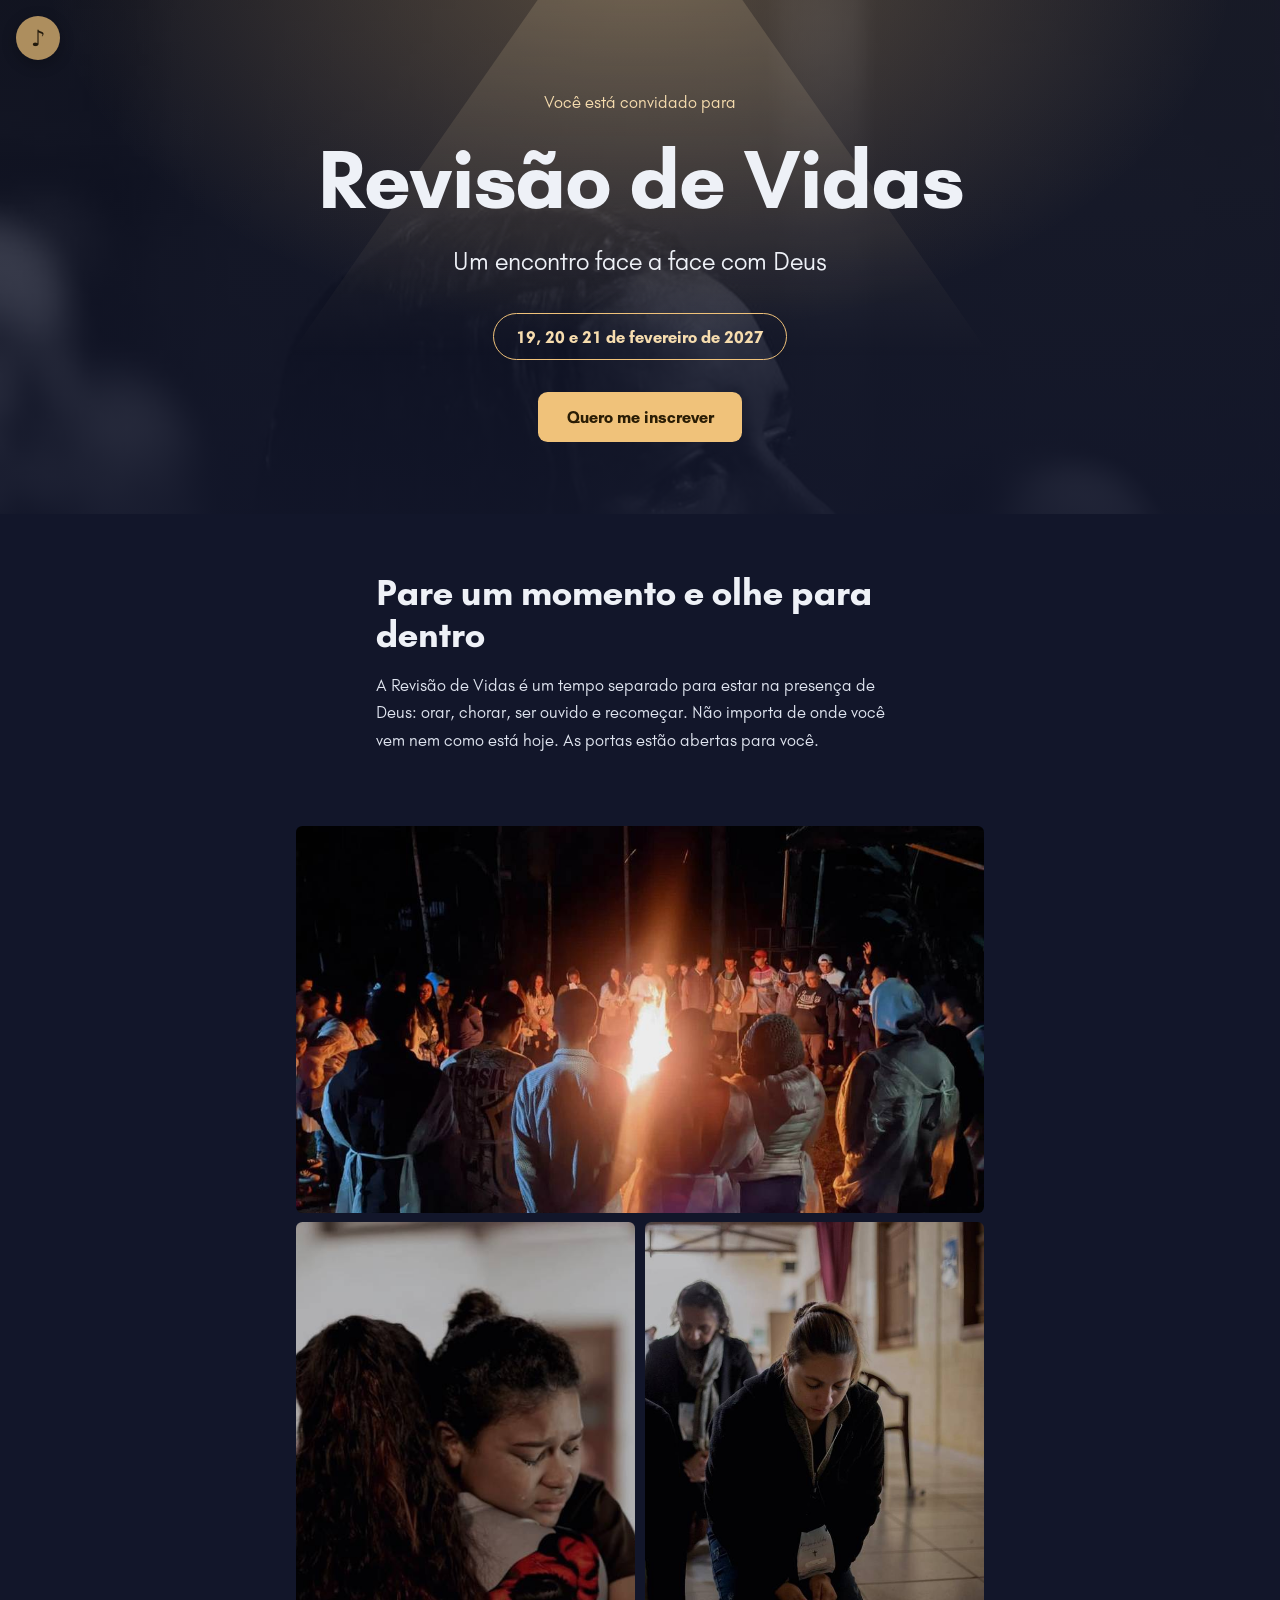
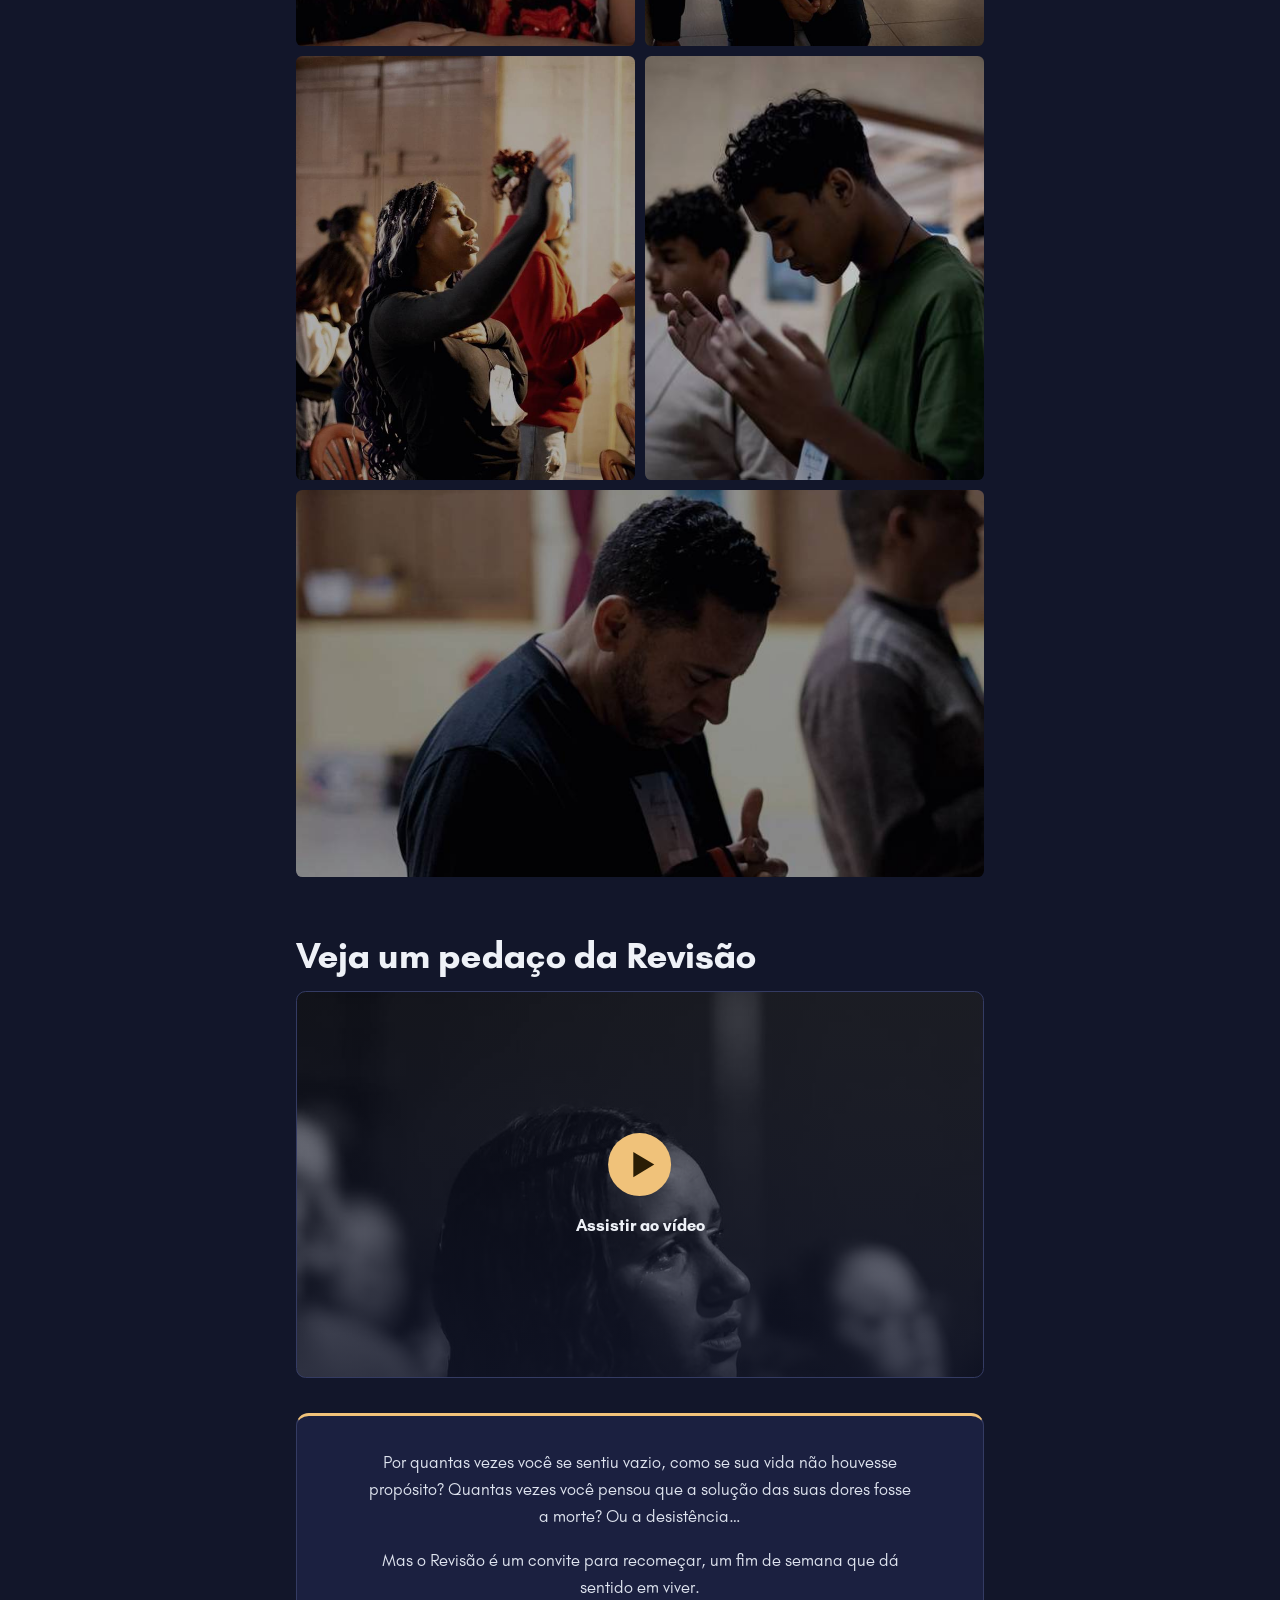
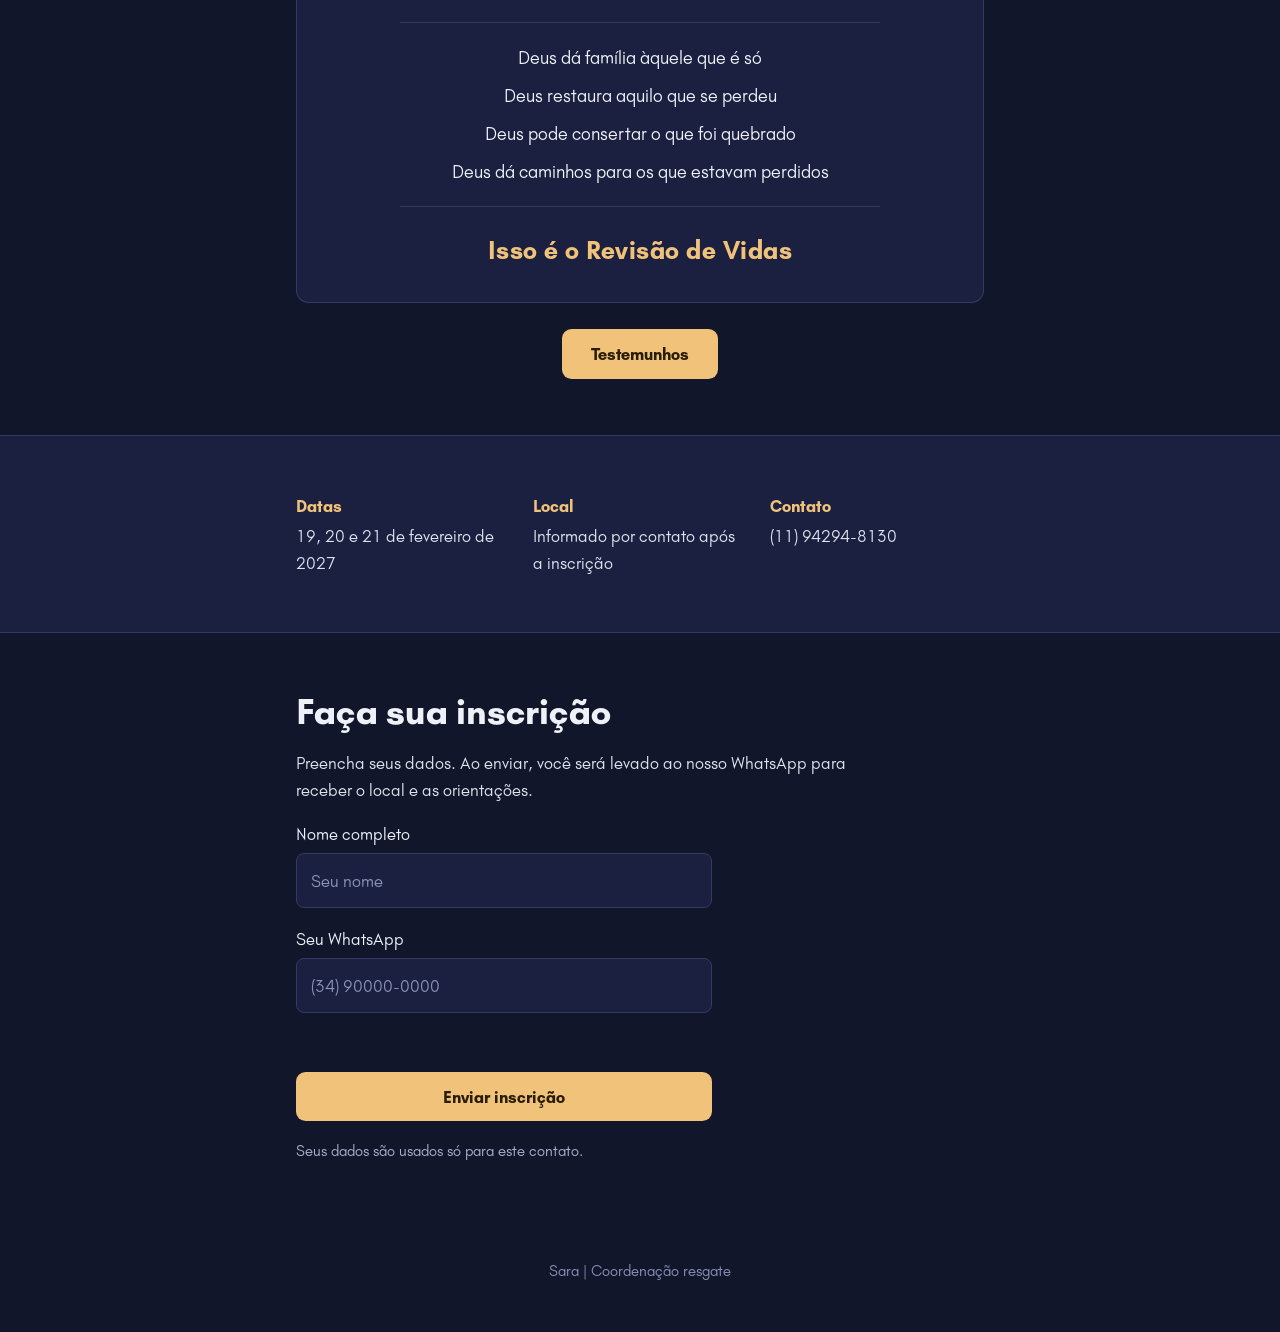
<file: index.html>
<!DOCTYPE html>
<html lang="pt-BR">
<head>
<meta charset="utf-8">
<meta name="viewport" content="width=device-width, initial-scale=1, viewport-fit=cover">
<link rel="icon" href="data:image/svg+xml,%3Csvg xmlns=%27http://www.w3.org/2000/svg%27 viewBox=%270 0 100 100%27%3E%3Ctext y=%27.9em%27 font-size=%2790%27%3E%F0%9F%95%8A%EF%B8%8F%3C/text%3E%3C/svg%3E">
<title>Revisão de Vidas | Um encontro face a face com Deus</title>
<link rel="preconnect" href="https://fonts.googleapis.com">
<link rel="preconnect" href="https://fonts.gstatic.com" crossorigin>
<link href="https://fonts.googleapis.com/css2?family=Fraunces:opsz,wght@9..144,400;9..144,600;9..144,800&family=Figtree:wght@400;500;600&display=swap" rel="stylesheet">
<link rel="stylesheet" href="css/style.css">
</head>
<body>

<header class="hero">
  <div class="wrap">
    <p class="sub">Você está convidado para</p>
    <h1>Revisão de Vidas</h1>
    <p class="lema">Um encontro face a face com Deus</p>
    <div class="quando" data-bind="quando"></div><br>
    <a class="btn" href="#inscricao">Quero me inscrever</a>
  </div>
</header>

<section>
  <div class="wrap texto">
    <h2>Pare um momento e olhe para dentro</h2>
    <p>A Revisão de Vidas é um tempo separado para estar na presença de Deus: orar, chorar, ser ouvido e recomeçar. Não importa de onde você vem nem como está hoje. As portas estão abertas para você.</p>
  </div>
</section>

<div class="galeria">
    <img class="larga fogo" src="images/galeria-01-fogueira.jpg" alt="Roda de oração ao redor de uma fogueira, à noite" loading="lazy">
    <img src="images/galeria-02-abraco.jpg" alt="Duas pessoas se abraçando durante um momento de oração" loading="lazy">
    <img src="images/galeria-03-ajoelhada.jpg" alt="Mulher ajoelhada em oração" loading="lazy">
    <img src="images/galeria-04-braco-erguido.jpg" alt="Mulher com o braço erguido em adoração" loading="lazy">
    <img src="images/galeria-05-jovens-orando.jpg" alt="Jovens orando de olhos fechados" loading="lazy">
    <img class="larga homem" src="images/galeria-06-homem-orando.jpg" alt="Homem orando de cabeça baixa e mãos unidas" loading="lazy">
</div>

<section>
  <div class="wrap">
    <h2>Veja um pedaço da Revisão</h2>
    <button class="video" type="button" data-video="z5GzmK8g2iA">
      <span>
        <svg viewBox="0 0 64 64" aria-hidden="true"><circle cx="32" cy="32" r="30" fill="#f0c27a"/><path d="M26 20l20 12-20 12z" fill="#2a1d05"/></svg>
        Assistir ao vídeo
      </span>
    </button>
    <blockquote class="convite">
      <p>Por quantas vezes você se sentiu vazio, como se sua vida não houvesse propósito? Quantas vezes você pensou que a solução das suas dores fosse a morte? Ou a desistência…</p>
      <p>Mas o Revisão é um convite para recomeçar, um fim de semana que dá sentido em viver.</p>
      <ul>
        <li>Deus dá família àquele que é só</li>
        <li>Deus restaura aquilo que se perdeu</li>
        <li>Deus pode consertar o que foi quebrado</li>
        <li>Deus dá caminhos para os que estavam perdidos</li>
      </ul>
      <p class="assinatura">Isso é o Revisão de Vidas</p>
    </blockquote>
    <p class="acoes"><a class="btn" href="testemunhos.html">Testemunhos</a></p>
  </div>
</section>

<section class="info">
  <div class="wrap">
    <dl>
      <div><dt>Datas</dt><dd data-bind="data"></dd></div>
      <div><dt>Local</dt><dd>Informado por contato após a inscrição</dd></div>
      <div><dt>Contato</dt><dd data-bind="contatoTexto"></dd></div>
    </dl>
  </div>
</section>

<section id="inscricao">
  <div class="wrap">
    <h2>Faça sua inscrição</h2>
    <p class="texto">Preencha seus dados. Ao enviar, você será levado ao nosso WhatsApp para receber o local e as orientações.</p>
    <form id="form" novalidate>
      <label>Nome completo
        <input id="nome" name="nome" autocomplete="name" placeholder="Seu nome">
      </label>
      <label>Seu WhatsApp
        <input id="fone" name="fone" type="tel" inputmode="tel" autocomplete="tel" placeholder="(34) 90000-0000">
      </label>
      <p class="erro" id="erro" role="alert"></p>
      <button class="btn" type="submit">Enviar inscrição</button>
      <p class="nota">Seus dados são usados só para este contato.</p>
    </form>
  </div>
</section>

<footer>
  <div class="wrap">Sara | Coordenação resgate</div>
</footer>

<script src="js/main.js" defer></script>
<script src="js/musica.js" defer></script>
</body>
</html>
</file>
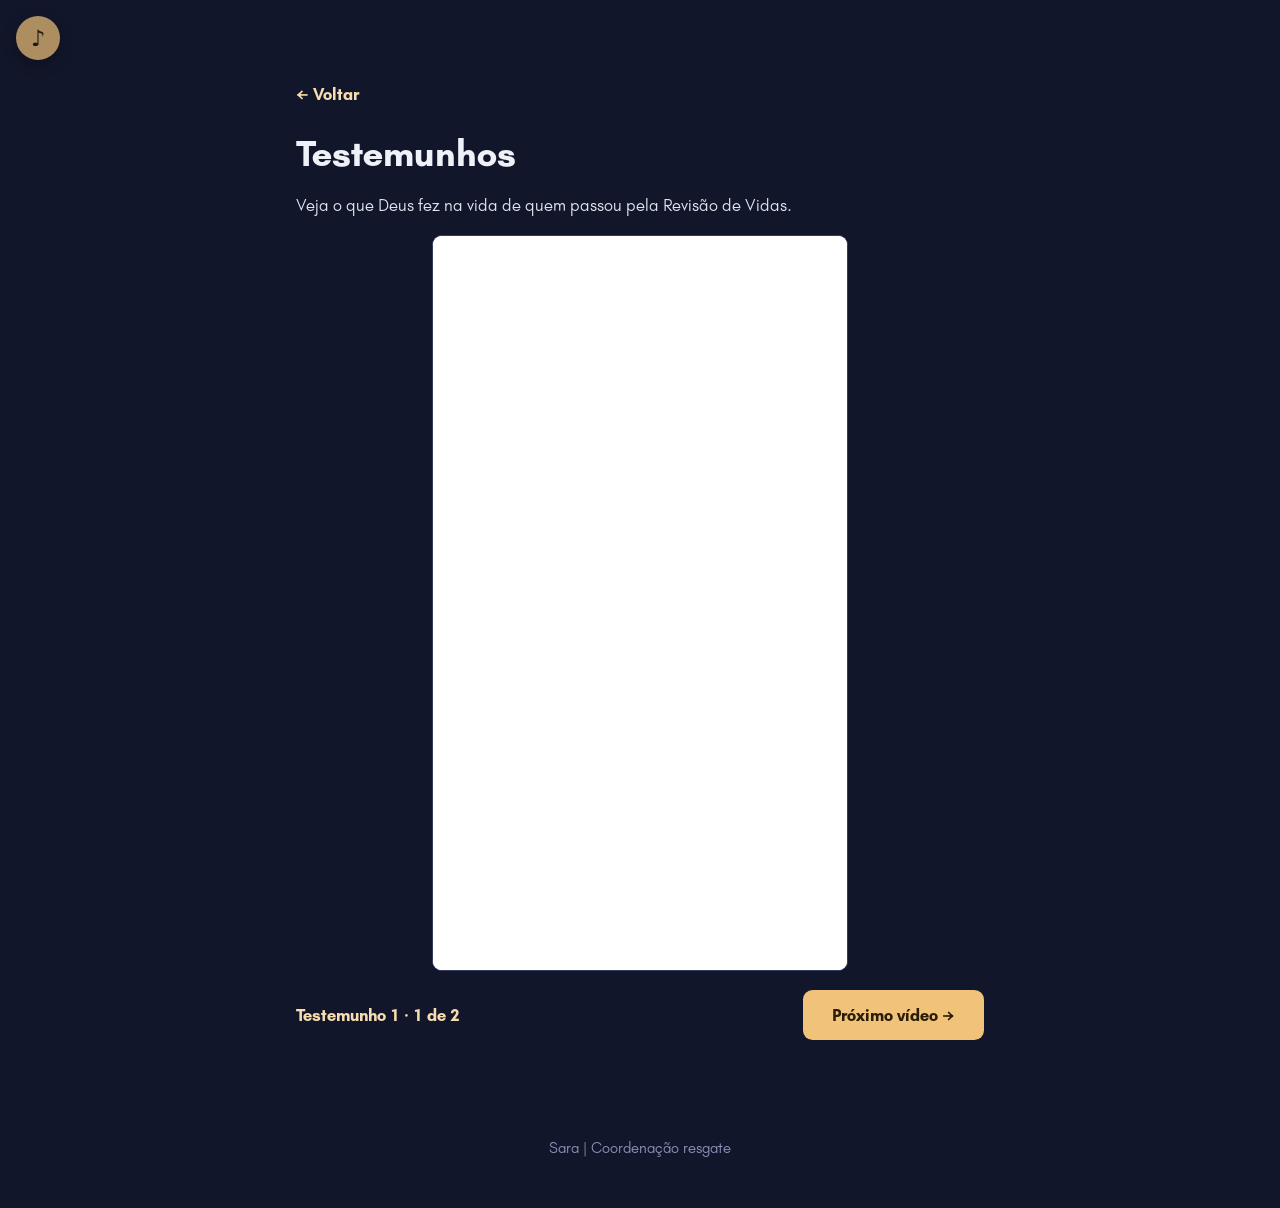
<file: testemunhos.html>
<!DOCTYPE html>
<html lang="pt-BR">
<head>
<meta charset="utf-8">
<meta name="viewport" content="width=device-width, initial-scale=1, viewport-fit=cover">
<link rel="icon" href="data:image/svg+xml,%3Csvg xmlns=%27http://www.w3.org/2000/svg%27 viewBox=%270 0 100 100%27%3E%3Ctext y=%27.9em%27 font-size=%2790%27%3E%F0%9F%95%8A%EF%B8%8F%3C/text%3E%3C/svg%3E">
<title>Testemunhos | Revisão de Vidas</title>
<link rel="preconnect" href="https://fonts.googleapis.com">
<link rel="preconnect" href="https://fonts.gstatic.com" crossorigin>
<link href="https://fonts.googleapis.com/css2?family=Fraunces:opsz,wght@9..144,400;9..144,600;9..144,800&family=Figtree:wght@400;500;600&display=swap" rel="stylesheet">
<link rel="stylesheet" href="css/style.css">
</head>
<body>

<section>
  <div class="wrap">
    <a class="voltar" href="index.html">← Voltar</a>
    <h2>Testemunhos</h2>
    <p class="texto">Veja o que Deus fez na vida de quem passou pela Revisão de Vidas.</p>
    <div id="player"></div>
    <div class="player-nav">
      <span class="contador" id="contador" aria-live="polite"></span>
      <button class="btn" type="button" id="proximo">Próximo vídeo →</button>
    </div>
  </div>
</section>

<footer>
  <div class="wrap">Sara | Coordenação resgate</div>
</footer>

<script src="js/testemunhos.js" defer></script>
<script src="js/musica.js" defer></script>
</body>
</html>
</file>
<file: css/style.css>
:root{
  --noite:#12162a; --noite-2:#1b2040; --luz:#f0c27a; --luz-suave:#f6dcae;
  --branco:#eef1f7; --texto:#dfe4ef; --borda:#343b63;
  color-scheme: dark;
  box-sizing:border-box;
  padding-top:env(safe-area-inset-top,0px);
  padding-bottom:env(safe-area-inset-bottom,0px);
}
@media (prefers-color-scheme: dark){
  :root:not([data-theme="light"]){--noite:#12162a;--noite-2:#1b2040;--luz:#f0c27a;--luz-suave:#f6dcae;--branco:#eef1f7;--texto:#dfe4ef;--borda:#343b63;}
}
:root[data-theme="dark"]{--noite:#12162a;--noite-2:#1b2040;--luz:#f0c27a;--luz-suave:#f6dcae;--branco:#eef1f7;--texto:#dfe4ef;--borda:#343b63;}
html{scroll-padding-top:env(safe-area-inset-top,0px)}
*,*::before,*::after{box-sizing:border-box}
body{margin:0;background:var(--noite);color:var(--texto);font-family:Figtree,system-ui,sans-serif;font-size:1.0625rem;line-height:1.6}
.wrap{max-width:46rem;margin:0 auto;padding:0 1.5rem}

/* Abertura: feixe de luz vindo do alto, como o palco da igreja */
.hero{position:relative;overflow:hidden;text-align:center;padding:5.5rem 0 4.5rem;
  background:radial-gradient(60rem 38rem at 50% -8%, rgba(240,194,122,.34), transparent 62%), var(--noite)}
.hero::before{content:"";position:absolute;inset:0;pointer-events:none;
  background:linear-gradient(180deg, rgba(246,220,174,.16), transparent 70%);
  clip-path:polygon(42% 0,58% 0,86% 100%,14% 100%);
  animation:luz 2.4s ease-out both}
@keyframes luz{from{opacity:0;transform:scaleY(.6);transform-origin:top}to{opacity:1;transform:none}}
.hero .wrap{position:relative}
.hero p.sub{margin:0 auto 1.25rem;max-width:30rem;color:var(--luz-suave)}
h1{font-family:Fraunces,Georgia,serif;font-weight:800;font-size:clamp(2.8rem,10vw,5.2rem);line-height:1.02;letter-spacing:-.02em;margin:0 0 1.25rem;color:var(--branco)}
.lema{font-family:Fraunces,Georgia,serif;font-weight:400;font-size:clamp(1.2rem,3.6vw,1.6rem);margin:0 auto 2rem;max-width:26rem;color:var(--branco)}
.quando{display:inline-block;border:1px solid var(--luz);border-radius:999px;padding:.55rem 1.4rem;margin-bottom:2rem;color:var(--luz-suave);font-weight:600}

.btn{display:inline-block;background:var(--luz);color:#2a1d05;font:600 1.05rem Figtree,sans-serif;border:0;border-radius:.6rem;padding:.9rem 1.8rem;cursor:pointer;text-decoration:none}
.btn:hover{background:var(--luz-suave)}
:focus-visible{outline:3px solid var(--luz-suave);outline-offset:3px}

section{padding:3.5rem 0}
h2{font-family:Fraunces,Georgia,serif;font-weight:600;font-size:clamp(1.7rem,5vw,2.3rem);line-height:1.15;color:var(--branco);margin:0 0 1rem}
.texto{max-width:36rem}
.info{border-top:1px solid var(--borda);border-bottom:1px solid var(--borda);background:var(--noite-2)}
.info dl{display:grid;gap:1.4rem;margin:0}
@media(min-width:40rem){.info dl{grid-template-columns:repeat(3,1fr)}}
.info dt{font-weight:600;color:var(--luz);margin-bottom:.2rem}
.info dd{margin:0}

form{display:grid;gap:1.1rem;max-width:26rem}
label{display:grid;gap:.35rem;font-weight:500;color:var(--branco)}
input{font:inherit;color:var(--branco);background:var(--noite-2);border:1px solid var(--borda);border-radius:.5rem;padding:.8rem .9rem;width:100%}
input::placeholder{color:#8a93b8}
.erro{color:#ffb4a8;min-height:1.4em;margin:0}
.nota{font-size:.95rem;color:#aab2d0;margin:0}
footer{padding:2.5rem 0 3rem;text-align:center;color:#8a93b8;font-size:.95rem}
@media (prefers-reduced-motion:reduce){.hero::before{animation:none}}

:root{--foto-hero:url(../images/hero-oracao.jpg)}
.hero{background:radial-gradient(60rem 38rem at 50% -8%,rgba(240,194,122,.30),transparent 62%),linear-gradient(rgba(18,22,42,.62),rgba(18,22,42,.94)),var(--foto-hero) center 25%/cover,var(--noite)}
.galeria{display:grid;grid-template-columns:1fr 1fr;gap:.6rem;max-width:46rem;margin:0 auto;padding:0 1.5rem}
.galeria img{width:100%;height:100%;aspect-ratio:4/5;object-fit:cover;border-radius:.4rem;display:block}
.video{display:grid;place-items:center;width:100%;aspect-ratio:16/9;cursor:pointer;font:inherit;padding:0;overflow:hidden;border-radius:.6rem;text-decoration:none;color:var(--branco);
  background:linear-gradient(rgba(18,22,42,.35),rgba(18,22,42,.8)),var(--foto-hero) center 30%/cover;border:1px solid var(--borda)}
.video span{display:grid;gap:.8rem;justify-items:center;font-weight:600;text-align:center;padding:1rem}
.video svg{width:4.2rem;height:4.2rem}
.video iframe{width:100%;height:100%;border:0;display:block}
.video:hover svg circle{fill:var(--luz-suave)}
.galeria .larga{grid-column:1/-1;aspect-ratio:16/9}
.galeria .fogo{object-position:50% 55%}
.galeria .homem{object-position:50% 40%}
.acoes{text-align:center;margin:1.6rem 0 0}
.voltar{display:inline-block;margin-top:1.5rem;color:var(--luz-suave);text-decoration:none;font-weight:600;margin-bottom:1.5rem}
.voltar:hover{color:var(--luz)}
.player-nav{display:flex;align-items:center;justify-content:space-between;gap:1rem;margin-top:1.2rem}
.player-nav .contador{color:var(--luz-suave);font-weight:600}
.btn.secundario{background:transparent;color:var(--luz-suave);border:1px solid var(--luz)}
.btn.secundario:hover{background:var(--noite-2)}
.video .breve{color:var(--luz-suave)}
.musica{position:fixed;left:calc(1rem + env(safe-area-inset-left,0px));top:calc(1rem + env(safe-area-inset-top,0px));z-index:50;width:2.75rem;height:2.75rem;display:grid;place-items:center;padding:0;font:600 1.4rem/1 Figtree,sans-serif;color:#2a1d05;background:var(--luz);border:0;border-radius:50%;cursor:pointer;box-shadow:0 4px 16px rgba(0,0,0,.4);opacity:.7}
.musica.ativa{opacity:1}
.musica:hover{background:var(--luz-suave)}
.convite{margin:2.2rem 0 0;padding:2rem 1.6rem;text-align:center;background:var(--noite-2);border:1px solid var(--borda);border-top:3px solid var(--luz);border-radius:.8rem}
.convite p{margin:0 auto 1rem;max-width:34rem}
.convite ul{list-style:none;padding:1.2rem 0;margin:1.4rem auto;max-width:30rem;border-top:1px solid var(--borda);border-bottom:1px solid var(--borda);display:grid;gap:.55rem}
.convite li{font-family:Fraunces,Georgia,serif;font-size:1.15rem;color:var(--branco)}
.convite .assinatura{font-family:Fraunces,Georgia,serif;font-weight:800;font-size:clamp(1.3rem,4vw,1.6rem);color:var(--luz);margin:0 auto;text-align:center}
@font-face{font-family:"Glacial Indifference";font-weight:400;font-display:swap;src:url(../fonts/GlacialIndifference-Regular.woff) format("woff")}
@font-face{font-family:"Glacial Indifference";font-weight:700;font-display:swap;src:url(../fonts/GlacialIndifference-Bold.woff) format("woff")}
.convite,.convite li,.convite .assinatura{font-family:"Glacial Indifference",Figtree,system-ui,sans-serif}
.convite .assinatura{font-weight:700;letter-spacing:.02em}
/* Glacial Indifference em todo o site */
body,h1,h2,.lema,.btn,.musica,input,button{font-family:"Glacial Indifference",Figtree,system-ui,sans-serif}
h1,h2{letter-spacing:0}
.video.reel{aspect-ratio:auto;height:min(46rem,calc(100svh - 6rem));max-width:26rem;margin:0 auto;background:#fff;cursor:default}
</file>
